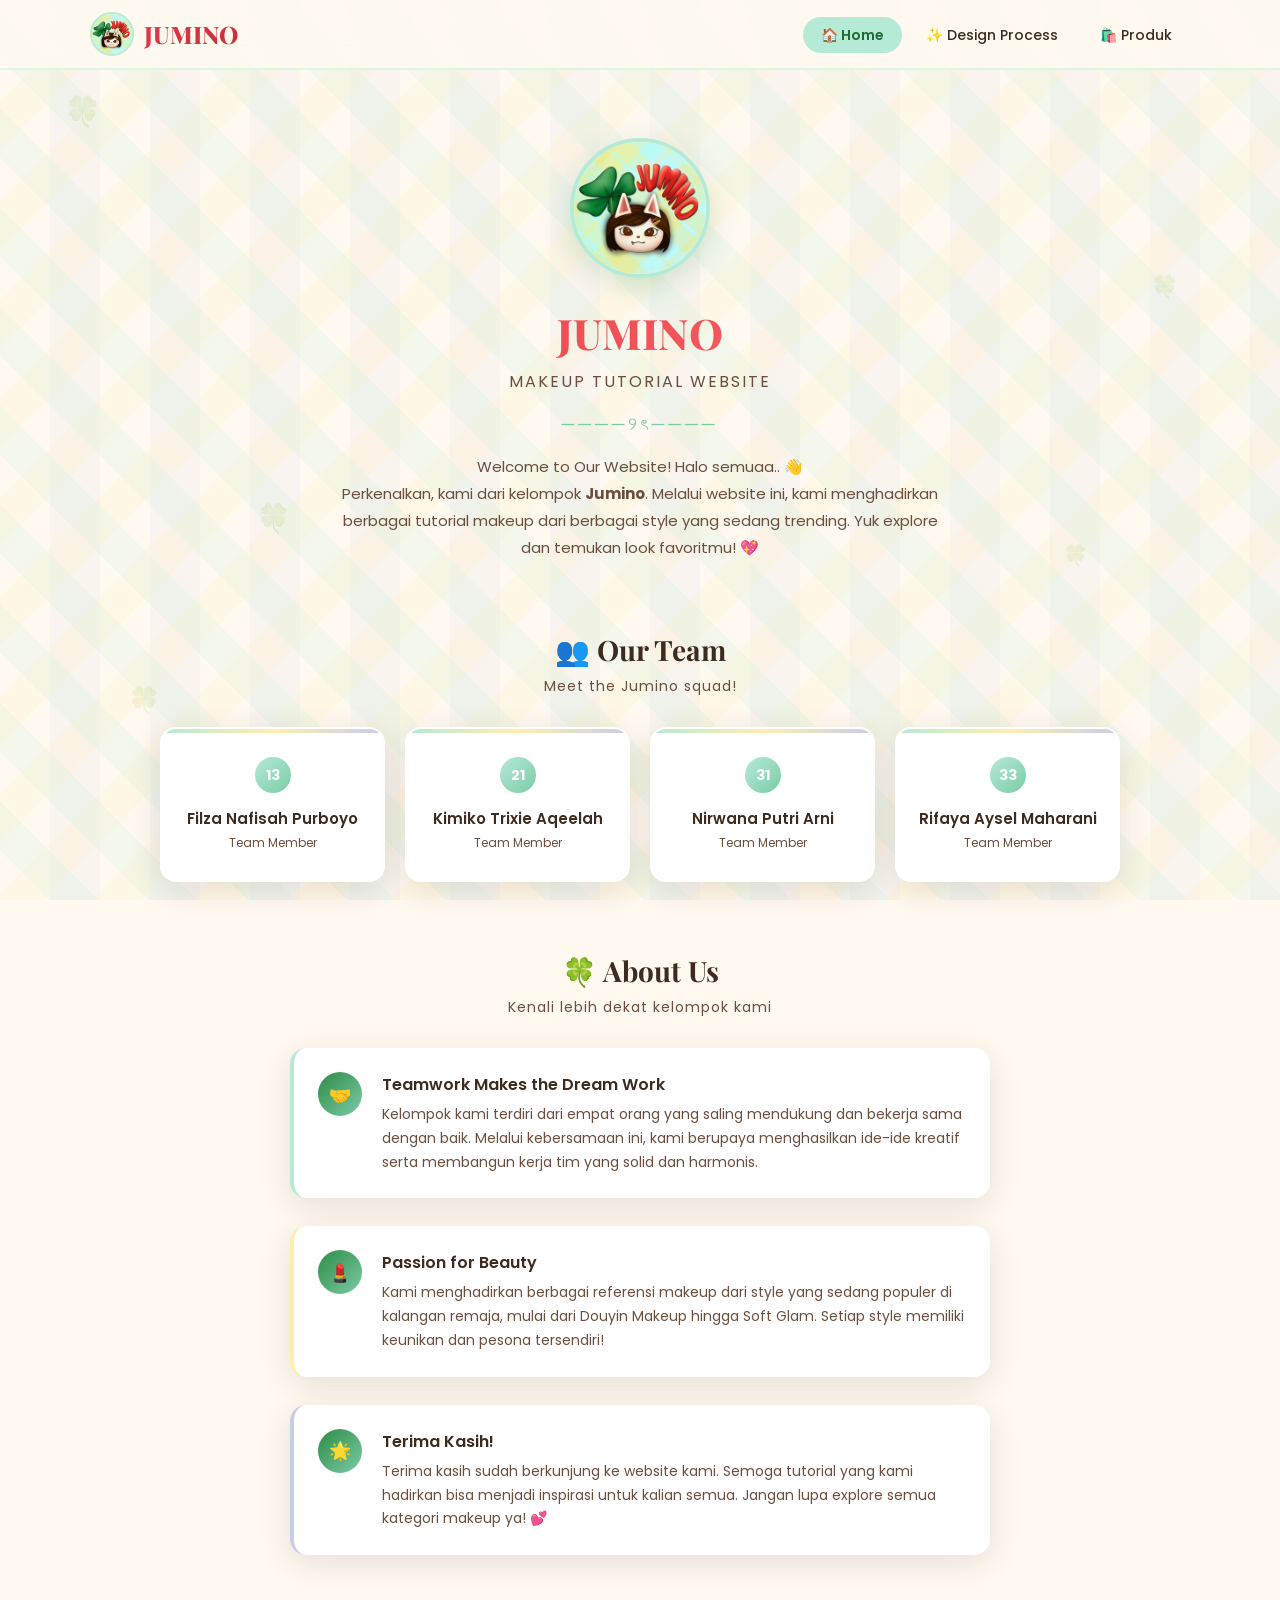
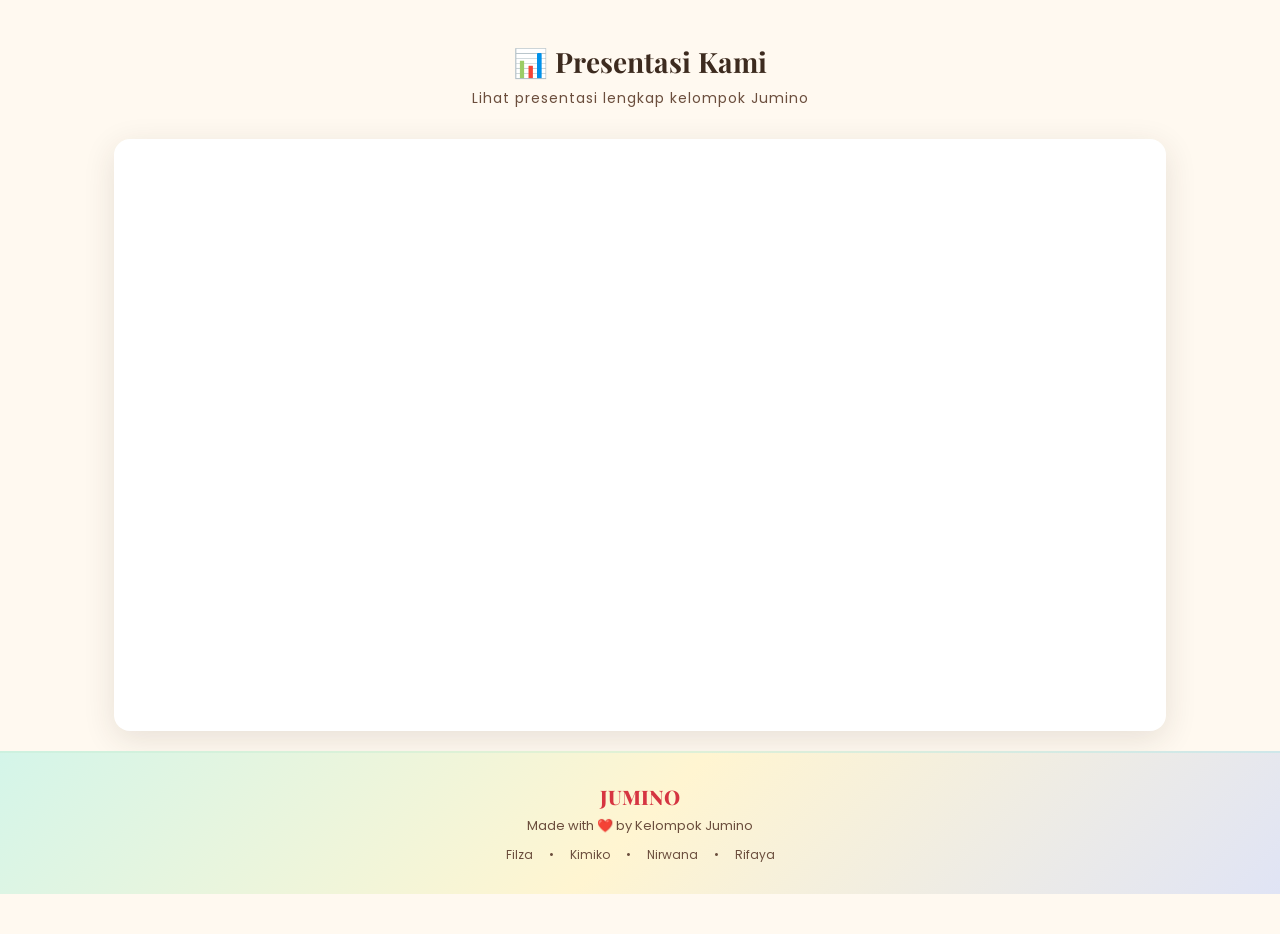
<file: index.html>
<!DOCTYPE html>
<html lang="id">
<head>
  <meta charset="UTF-8">
  <meta name="viewport" content="width=device-width, initial-scale=1.0">
  <title>Jumino - Makeup Tutorial</title>
  <meta name="description" content="Jumino - Website tutorial makeup dari kelompok Jumino. Temukan berbagai style makeup: Douyin, Korean, Baddie, Scandinavian, dan Soft Glam.">
  <link rel="stylesheet" href="style.css">
</head>
<body>

  <!-- Floating Clover Decorations -->
  <div class="floating-clover">🍀</div>
  <div class="floating-clover">🍀</div>
  <div class="floating-clover">🍀</div>
  <div class="floating-clover">🍀</div>
  <div class="floating-clover">🍀</div>

  <!-- ═══ NAVBAR ═══ -->
  <nav class="navbar" id="navbar">
    <div class="nav-content">
      <a href="#" class="nav-logo" onclick="navigateTo('page-home'); return false;">
        <img src="images/logo.jpg" alt="Jumino Logo">
        <span class="nav-logo-text">JUMINO</span>
      </a>

      <button class="hamburger" onclick="toggleMobileMenu()" aria-label="Toggle menu">
        <span></span>
        <span></span>
        <span></span>
      </button>

      <ul class="nav-links" id="navLinks">
        <li><a href="#" class="active" onclick="navigateTo('page-home'); return false;" id="nav-home">🏠 Home</a></li>
        <li><a href="#" onclick="navigateTo('page-design'); return false;" id="nav-design">✨ Design Process</a></li>
        <li><a href="#" onclick="navigateTo('page-tutorial'); return false;" id="nav-tutorial">🛍️ Produk</a></li>
      </ul>
    </div>
  </nav>

  <!-- ═══ PAGE: HOME ═══ -->
  <div class="page active" id="page-home">
    <div class="container">

      <!-- Hero -->
      <section class="hero">
        <img src="images/logo.jpg" alt="Jumino Logo" class="hero-logo">
        <h1>JUMINO</h1>
        <p class="subtitle">Makeup Tutorial Website</p>
        <p class="divider">────୨ৎ────</p>
        <p class="hero-description">
          Welcome to Our Website! Halo semuaa.. 👋<br>
          Perkenalkan, kami dari kelompok <strong>Jumino</strong>.
          Melalui website ini, kami menghadirkan berbagai tutorial makeup dari berbagai style yang sedang trending.
          Yuk explore dan temukan look favoritmu! 💖
        </p>
      </section>

      <!-- Team -->
      <section class="team-section">
        <h2 class="section-title">👥 Our Team</h2>
        <p class="section-subtitle">Meet the Jumino squad!</p>
        <div class="team-grid">
          <div class="team-card">
            <div class="number">13</div>
            <p class="name">Filza Nafisah Purboyo</p>
            <p class="role">Team Member</p>
          </div>
          <div class="team-card">
            <div class="number">21</div>
            <p class="name">Kimiko Trixie Aqeelah</p>
            <p class="role">Team Member</p>
          </div>
          <div class="team-card">
            <div class="number">31</div>
            <p class="name">Nirwana Putri Arni</p>
            <p class="role">Team Member</p>
          </div>
          <div class="team-card">
            <div class="number">33</div>
            <p class="name">Rifaya Aysel Maharani</p>
            <p class="role">Team Member</p>
          </div>
        </div>
      </section>

      <!-- About -->
      <section class="design-section">
        <h2 class="section-title">🍀 About Us</h2>
        <p class="section-subtitle">Kenali lebih dekat kelompok kami</p>
        <div class="design-steps">
          <div class="design-step">
            <div class="step-number">🤝</div>
            <div class="step-content">
              <h3>Teamwork Makes the Dream Work</h3>
              <p>Kelompok kami terdiri dari empat orang yang saling mendukung dan bekerja sama dengan baik. Melalui kebersamaan ini, kami berupaya menghasilkan ide-ide kreatif serta membangun kerja tim yang solid dan harmonis.</p>
            </div>
          </div>
          <div class="design-step">
            <div class="step-number">💄</div>
            <div class="step-content">
              <h3>Passion for Beauty</h3>
              <p>Kami menghadirkan berbagai referensi makeup dari style yang sedang populer di kalangan remaja, mulai dari Douyin Makeup hingga Soft Glam. Setiap style memiliki keunikan dan pesona tersendiri!</p>
            </div>
          </div>
          <div class="design-step">
            <div class="step-number">🌟</div>
            <div class="step-content">
              <h3>Terima Kasih!</h3>
              <p>Terima kasih sudah berkunjung ke website kami. Semoga tutorial yang kami hadirkan bisa menjadi inspirasi untuk kalian semua. Jangan lupa explore semua kategori makeup ya! 💕</p>
            </div>
          </div>
        </div>
      </section>

      <!-- Canva Embed -->
      <section class="embed-section">
        <h2 class="section-title">📊 Presentasi Kami</h2>
        <p class="section-subtitle">Lihat presentasi lengkap kelompok Jumino</p>
        <div class="embed-container">
          <iframe loading="lazy" src="https://www.canva.com/design/DAHGPM4jPoE/jiV3J7y0be9GyPsIYhi4JA/view?embed" allowfullscreen="allowfullscreen" allow="fullscreen"></iframe>
        </div>
      </section>

    </div>

    <footer class="footer">
      <p class="footer-brand">JUMINO</p>
      <p class="footer-text">Made with <span class="heart">❤️</span> by Kelompok Jumino</p>
      <div class="footer-members">
        <span>Filza</span>
        <span>•</span>
        <span>Kimiko</span>
        <span>•</span>
        <span>Nirwana</span>
        <span>•</span>
        <span>Rifaya</span>
      </div>
    </footer>
  </div>

  <!-- ═══ PAGE: TUTORIAL (PRODUCT) ═══ -->
  <div class="page" id="page-tutorial">
    <div class="container">

      <section class="hero" style="padding-bottom: 20px;">
        <h1>🛍️ Produk Kami</h1>
        <p class="subtitle">Tutorial makeup interaktif</p>
        <p class="divider">────୨ৎ────</p>
        <p class="hero-description">
          Di bawah ini tutorial versi Python (Trinket). Klik <strong>MASUK</strong>, lalu pilih look untuk melihat slideshow tutorial step-by-step. Pakai panah kiri/kanan atau klik tombol di layar untuk navigasi. ✨
        </p>
      </section>

      <!-- ═══ TRINKET PYTHON EMBED (slideshow versi Python) ═══ -->
      <section class="embed-section">
        <h2 class="section-title">🐍 Tutorial Versi Python (Trinket)</h2>
        <p class="section-subtitle">Klik MASUK lalu pilih look untuk lihat step-by-step</p>
        <div class="trinket-embed">
          <iframe src="https://trinket.io/embed/python/e3bd37481cfd?start=result" width="100%" height="680" frameborder="0" marginwidth="0" marginheight="0" allowfullscreen></iframe>
        </div>
      </section>

    </div>

    <footer class="footer">
      <p class="footer-brand">JUMINO</p>
      <p class="footer-text">Made with <span class="heart">❤️</span> by Kelompok Jumino</p>
    </footer>
  </div>

  <!-- ═══ PAGE: DESIGN PROCESS ═══ -->
  <div class="page" id="page-design">
    <div class="container">

      <section class="hero" style="padding-bottom: 20px;">
        <h1>✨ Design Process</h1>
        <p class="subtitle">Bagaimana kami membuat website ini</p>
        <p class="divider">────୨ৎ────</p>
      </section>

      <section class="design-section">
        <div class="design-steps">
          <div class="design-step">
            <div class="step-number">1</div>
            <div class="step-content">
              <h3>Riset & Inspirasi</h3>
              <p>Kami memulai dengan melakukan riset tentang berbagai style makeup yang sedang trending di kalangan remaja, mulai dari Douyin, Korean, Baddie, Scandinavian, hingga Soft Glam.</p>
            </div>
          </div>
          <div class="design-step">
            <div class="step-number">2</div>
            <div class="step-content">
              <h3>Pengumpulan Konten</h3>
              <p>Setelah menentukan kategori, kami mengumpulkan gambar-gambar tutorial makeup berkualitas tinggi untuk setiap style. Masing-masing kategori berisi 12 langkah tutorial.</p>
            </div>
          </div>
          <div class="design-step">
            <div class="step-number">3</div>
            <div class="step-content">
              <h3>Desain Logo & Branding</h3>
              <p>Logo "Jumino" dirancang dengan karakter cat girl yang lucu dan daun semanggi empat sebagai simbol keberuntungan. Warna pastel mint, kuning, dan biru menjadi identitas brand kami.</p>
            </div>
          </div>
          <div class="design-step">
            <div class="step-number">4</div>
            <div class="step-content">
              <h3>Pembuatan Website</h3>
              <p>Website dibuat menggunakan HTML, CSS, dan JavaScript. Desain responsif agar bisa diakses dari berbagai perangkat. Fitur slideshow memudahkan pengguna untuk melihat tutorial step-by-step.</p>
            </div>
          </div>
          <div class="design-step">
            <div class="step-number">5</div>
            <div class="step-content">
              <h3>Testing & Publikasi</h3>
              <p>Website diuji untuk memastikan semua fitur berjalan dengan baik, kemudian dipublikasikan melalui GitHub Pages agar mudah diakses oleh semua orang.</p>
            </div>
          </div>
        </div>
      </section>

      <!-- Canva Embed -->
      <section class="embed-section">
        <h2 class="section-title">📊 Presentasi Lengkap</h2>
        <p class="section-subtitle">Slide presentasi kelompok Jumino</p>
        <div class="embed-container">
          <iframe loading="lazy" src="https://www.canva.com/design/DAHLe4eW-vM/ivVZKqM7WJLH3UzVV_EKhg/view?embed" allowfullscreen="allowfullscreen" allow="fullscreen"></iframe>
        </div>
        <p class="section-subtitle" style="margin-top:12px;">
          <a href="https://www.canva.com/design/DAHLe4eW-vM/ivVZKqM7WJLH3UzVV_EKhg/view?utm_content=DAHLe4eW-vM&utm_campaign=designshare&utm_medium=embeds&utm_source=link" target="_blank" rel="noopener">EDP JUMINO</a> oleh NIRWANA PUTRI ARNI
        </p>
      </section>

    </div>

    <footer class="footer">
      <p class="footer-brand">JUMINO</p>
      <p class="footer-text">Made with <span class="heart">❤️</span> by Kelompok Jumino</p>
    </footer>
  </div>

  <!-- ═══ SLIDESHOW OVERLAY dihapus: tutorial sekarang pakai Trinket Python ═══ -->

  <script src="script.js"></script>
</body>
</html>
</file>
<file: style.css>
/* ═══════════════════════════════════════════
   JUMINO - Makeup Tutorial Website
   Color Palette from Logo:
   Mint Green, Soft Yellow, Light Blue,
   Clover Green accent, Red accent
   ═══════════════════════════════════════════ */

@import url('https://fonts.googleapis.com/css2?family=Poppins:wght@300;400;500;600;700;800&family=Playfair+Display:wght@700;800&display=swap');

/* ─── CSS Variables ─── */
:root {
  --mint: #B5EAD7;
  --mint-light: #D4F5E9;
  --mint-dark: #7BCBA6;
  --yellow: #FFEEAD;
  --yellow-light: #FFF5D1;
  --blue: #C7CEEA;
  --blue-light: #E0E4F5;
  --green: #2D8B46;
  --green-dark: #1E6B33;
  --red: #E63946;
  --red-dark: #C5303C;
  --cream: #FFF9F0;
  --brown: #3D2B1F;
  --brown-light: #6B4E3D;
  --white: #FFFFFF;
  --shadow: 0 8px 32px rgba(61, 43, 31, 0.12);
  --shadow-hover: 0 12px 40px rgba(61, 43, 31, 0.2);
  --radius: 16px;
  --radius-sm: 10px;
  --transition: all 0.35s cubic-bezier(0.4, 0, 0.2, 1);
}

/* ─── Reset & Base ─── */
*, *::before, *::after {
  margin: 0;
  padding: 0;
  box-sizing: border-box;
}

html {
  scroll-behavior: smooth;
}

body {
  font-family: 'Poppins', sans-serif;
  background: var(--cream);
  color: var(--brown);
  min-height: 100vh;
  overflow-x: hidden;
  position: relative;
}

/* ─── Plaid Background Pattern (matches logo) ─── */
body::before {
  content: '';
  position: fixed;
  top: 0; left: 0;
  width: 100%; height: 100%;
  background:
    repeating-linear-gradient(
      45deg,
      transparent,
      transparent 35px,
      rgba(181, 234, 215, 0.15) 35px,
      rgba(181, 234, 215, 0.15) 70px
    ),
    repeating-linear-gradient(
      -45deg,
      transparent,
      transparent 35px,
      rgba(255, 238, 173, 0.15) 35px,
      rgba(255, 238, 173, 0.15) 70px
    ),
    repeating-linear-gradient(
      90deg,
      transparent,
      transparent 50px,
      rgba(199, 206, 234, 0.1) 50px,
      rgba(199, 206, 234, 0.1) 100px
    );
  pointer-events: none;
  z-index: 0;
}

/* ─── Floating Decorative Elements ─── */
.floating-clover {
  position: fixed;
  font-size: 24px;
  opacity: 0.12;
  animation: floatClover 15s ease-in-out infinite;
  pointer-events: none;
  z-index: 0;
}

.floating-clover:nth-child(1) { top: 10%; left: 5%; animation-delay: 0s; font-size: 30px; }
.floating-clover:nth-child(2) { top: 30%; right: 8%; animation-delay: 3s; font-size: 22px; }
.floating-clover:nth-child(3) { bottom: 20%; left: 10%; animation-delay: 6s; font-size: 26px; }
.floating-clover:nth-child(4) { top: 60%; right: 15%; animation-delay: 9s; font-size: 20px; }
.floating-clover:nth-child(5) { bottom: 40%; left: 20%; animation-delay: 12s; font-size: 28px; }

@keyframes floatClover {
  0%, 100% { transform: translateY(0) rotate(0deg); }
  25% { transform: translateY(-20px) rotate(10deg); }
  50% { transform: translateY(-10px) rotate(-5deg); }
  75% { transform: translateY(-25px) rotate(8deg); }
}

/* ─── Navbar ─── */
.navbar {
  position: fixed;
  top: 0; left: 0; right: 0;
  z-index: 1000;
  background: rgba(255, 249, 240, 0.85);
  backdrop-filter: blur(20px);
  -webkit-backdrop-filter: blur(20px);
  border-bottom: 2px solid rgba(181, 234, 215, 0.4);
  padding: 0 24px;
  transition: var(--transition);
}

.navbar.scrolled {
  box-shadow: 0 4px 20px rgba(61, 43, 31, 0.1);
}

.nav-content {
  max-width: 1100px;
  margin: 0 auto;
  display: flex;
  align-items: center;
  justify-content: space-between;
  height: 68px;
}

.nav-logo {
  display: flex;
  align-items: center;
  gap: 10px;
  text-decoration: none;
  color: var(--brown);
}

.nav-logo img {
  width: 44px;
  height: 44px;
  border-radius: 50%;
  object-fit: cover;
  border: 2px solid var(--mint);
  transition: var(--transition);
}

.nav-logo:hover img {
  transform: scale(1.08) rotate(5deg);
  border-color: var(--green);
}

.nav-logo-text {
  font-family: 'Playfair Display', serif;
  font-size: 24px;
  font-weight: 800;
  background: linear-gradient(135deg, var(--red), var(--red-dark));
  -webkit-background-clip: text;
  -webkit-text-fill-color: transparent;
  background-clip: text;
}

.nav-links {
  display: flex;
  list-style: none;
  gap: 6px;
}

.nav-links a {
  text-decoration: none;
  color: var(--brown);
  font-size: 14px;
  font-weight: 500;
  padding: 8px 18px;
  border-radius: 50px;
  transition: var(--transition);
  position: relative;
}

.nav-links a:hover,
.nav-links a.active {
  background: var(--mint);
  color: var(--green-dark);
}

.nav-links a.active {
  font-weight: 600;
}

/* ─── Hamburger Menu ─── */
.hamburger {
  display: none;
  flex-direction: column;
  gap: 5px;
  cursor: pointer;
  padding: 8px;
  border: none;
  background: none;
  z-index: 1001;
}

.hamburger span {
  width: 24px;
  height: 2.5px;
  background: var(--brown);
  border-radius: 2px;
  transition: var(--transition);
}

/* ─── Page Container ─── */
.page {
  display: none;
  min-height: 100vh;
  padding-top: 88px;
  padding-bottom: 40px;
  position: relative;
  z-index: 1;
  animation: fadeInPage 0.5s ease-out;
}

.page.active {
  display: block;
}

@keyframes fadeInPage {
  from { opacity: 0; transform: translateY(15px); }
  to { opacity: 1; transform: translateY(0); }
}

.container {
  max-width: 1100px;
  margin: 0 auto;
  padding: 0 24px;
}

/* ─── Hero Section ─── */
.hero {
  text-align: center;
  padding: 50px 20px 40px;
}

.hero-logo {
  width: 140px;
  height: 140px;
  border-radius: 50%;
  object-fit: cover;
  border: 4px solid var(--mint);
  box-shadow: 0 8px 30px rgba(45, 139, 70, 0.2);
  margin-bottom: 20px;
  animation: logoFloat 4s ease-in-out infinite;
}

@keyframes logoFloat {
  0%, 100% { transform: translateY(0); }
  50% { transform: translateY(-10px); }
}

.hero h1 {
  font-family: 'Playfair Display', serif;
  font-size: 42px;
  font-weight: 800;
  background: linear-gradient(135deg, var(--red), #FF6B6B);
  -webkit-background-clip: text;
  -webkit-text-fill-color: transparent;
  background-clip: text;
  margin-bottom: 8px;
}

.hero .subtitle {
  font-size: 16px;
  color: var(--brown-light);
  font-weight: 400;
  margin-bottom: 12px;
  letter-spacing: 2px;
  text-transform: uppercase;
}

.hero .divider {
  font-size: 18px;
  color: var(--mint-dark);
  margin: 16px 0;
  letter-spacing: 4px;
}

.hero-description {
  max-width: 600px;
  margin: 0 auto;
  font-size: 15px;
  line-height: 1.8;
  color: var(--brown-light);
}

/* ─── Team Section ─── */
.team-section {
  padding: 30px 0 40px;
}

.section-title {
  text-align: center;
  font-family: 'Playfair Display', serif;
  font-size: 28px;
  font-weight: 700;
  color: var(--brown);
  margin-bottom: 8px;
}

.section-subtitle {
  text-align: center;
  font-size: 14px;
  color: var(--brown-light);
  margin-bottom: 30px;
  letter-spacing: 1px;
}

.team-grid {
  display: grid;
  grid-template-columns: repeat(auto-fit, minmax(220px, 1fr));
  gap: 20px;
  max-width: 960px;
  margin: 0 auto;
}

.team-card {
  background: var(--white);
  border-radius: var(--radius);
  padding: 28px 20px;
  text-align: center;
  box-shadow: var(--shadow);
  border: 2px solid transparent;
  transition: var(--transition);
  position: relative;
  overflow: hidden;
}

.team-card::before {
  content: '';
  position: absolute;
  top: 0; left: 0; right: 0;
  height: 4px;
  background: linear-gradient(90deg, var(--mint), var(--yellow), var(--blue));
}

.team-card:hover {
  transform: translateY(-6px);
  box-shadow: var(--shadow-hover);
  border-color: var(--mint);
}

.team-card .number {
  display: inline-flex;
  align-items: center;
  justify-content: center;
  width: 36px;
  height: 36px;
  border-radius: 50%;
  background: linear-gradient(135deg, var(--mint), var(--mint-dark));
  color: var(--white);
  font-weight: 700;
  font-size: 14px;
  margin-bottom: 14px;
}

.team-card .name {
  font-size: 15px;
  font-weight: 600;
  color: var(--brown);
  margin-bottom: 4px;
}

.team-card .role {
  font-size: 12px;
  color: var(--brown-light);
}

/* ─── Canva Embed ─── */
.embed-section {
  padding: 30px 0 20px;
}

.embed-container {
  position: relative;
  width: 100%;
  padding-top: 56.25%;
  border-radius: var(--radius);
  overflow: hidden;
  box-shadow: var(--shadow);
  background: var(--white);
}

.embed-container iframe {
  position: absolute;
  top: 0; left: 0;
  width: 100%; height: 100%;
  border: none;
}

/* ─── Trinket (Python) Embed ─── */
.trinket-embed {
  width: 100%;
  max-width: 1000px;
  margin: 0 auto;
  border-radius: var(--radius);
  overflow: hidden;
  box-shadow: var(--shadow);
  background: var(--white);
}

.trinket-embed iframe {
  display: block;
  width: 100%;
  height: 680px;
  border: none;
}

@media (max-width: 600px) {
  .trinket-embed iframe { height: 480px; }
}

/* ─── Tutorial Categories (Product/Tutorial Page) ─── */
.categories-section {
  padding: 30px 0;
}

.categories-grid {
  display: grid;
  grid-template-columns: repeat(auto-fit, minmax(200px, 1fr));
  gap: 20px;
  max-width: 1060px;
  margin: 0 auto;
}

.category-card {
  background: var(--white);
  border-radius: var(--radius);
  overflow: hidden;
  cursor: pointer;
  box-shadow: var(--shadow);
  transition: var(--transition);
  position: relative;
  border: 2px solid transparent;
}

.category-card:hover {
  transform: translateY(-8px) scale(1.02);
  box-shadow: var(--shadow-hover);
  border-color: var(--green);
}

.category-card-image {
  width: 100%;
  height: 180px;
  object-fit: cover;
  transition: var(--transition);
}

.category-card:hover .category-card-image {
  transform: scale(1.05);
}

.category-card-image-wrapper {
  overflow: hidden;
  height: 180px;
}

.category-card-body {
  padding: 16px;
}

.category-card-title {
  font-family: 'Playfair Display', serif;
  font-size: 18px;
  font-weight: 700;
  color: var(--brown);
  margin-bottom: 4px;
}

.category-card-count {
  font-size: 12px;
  color: var(--brown-light);
  display: flex;
  align-items: center;
  gap: 4px;
}

.category-badge {
  display: inline-block;
  padding: 3px 10px;
  border-radius: 50px;
  font-size: 11px;
  font-weight: 600;
  color: var(--white);
  margin-top: 8px;
}

.badge-douyin { background: linear-gradient(135deg, #25F4EE, #FE2C55); }
.badge-korean { background: linear-gradient(135deg, #FF9A9E, #FECFEF); color: var(--brown); }
.badge-baddie { background: linear-gradient(135deg, #2C2C2C, #555); }
.badge-scandinavian { background: linear-gradient(135deg, #A8D8B9, #6BBF8A); }
.badge-softglam { background: linear-gradient(135deg, #F5CBA7, #E8A87C); color: var(--brown); }

/* ─── Slideshow Modal ─── */
.slideshow-overlay {
  display: none;
  position: fixed;
  top: 0; left: 0;
  width: 100%; height: 100%;
  background: rgba(0, 0, 0, 0.88);
  backdrop-filter: blur(10px);
  z-index: 2000;
  animation: fadeIn 0.3s ease-out;
}

.slideshow-overlay.active {
  display: flex;
  align-items: center;
  justify-content: center;
  flex-direction: column;
}

@keyframes fadeIn {
  from { opacity: 0; }
  to { opacity: 1; }
}

.slideshow-header {
  position: absolute;
  top: 0; left: 0; right: 0;
  display: flex;
  align-items: center;
  justify-content: space-between;
  padding: 16px 24px;
  z-index: 2001;
}

.slideshow-title {
  font-family: 'Playfair Display', serif;
  font-size: 22px;
  font-weight: 700;
  color: var(--white);
}

.slideshow-close {
  width: 40px;
  height: 40px;
  border: none;
  background: rgba(255,255,255,0.15);
  color: var(--white);
  font-size: 22px;
  border-radius: 50%;
  cursor: pointer;
  transition: var(--transition);
  display: flex;
  align-items: center;
  justify-content: center;
}

.slideshow-close:hover {
  background: var(--red);
  transform: rotate(90deg);
}

.slideshow-container {
  position: relative;
  width: 90%;
  max-width: 700px;
  display: flex;
  align-items: center;
  justify-content: center;
}

.slideshow-image-wrapper {
  width: 100%;
  display: flex;
  align-items: center;
  justify-content: center;
}

.slideshow-image {
  max-width: 100%;
  max-height: 70vh;
  object-fit: contain;
  border-radius: var(--radius);
  box-shadow: 0 0 60px rgba(0,0,0,0.5);
  transition: var(--transition);
  animation: slideIn 0.4s ease-out;
}

@keyframes slideIn {
  from { opacity: 0; transform: scale(0.92); }
  to { opacity: 1; transform: scale(1); }
}

.slideshow-btn {
  position: absolute;
  top: 50%;
  transform: translateY(-50%);
  width: 48px;
  height: 48px;
  border: none;
  background: rgba(255,255,255,0.18);
  color: var(--white);
  font-size: 22px;
  border-radius: 50%;
  cursor: pointer;
  transition: var(--transition);
  display: flex;
  align-items: center;
  justify-content: center;
  z-index: 10;
}

.slideshow-btn:hover {
  background: var(--green);
  transform: translateY(-50%) scale(1.1);
}

.slideshow-btn.prev { left: -60px; }
.slideshow-btn.next { right: -60px; }

.slideshow-counter {
  text-align: center;
  color: rgba(255,255,255,0.7);
  font-size: 14px;
  margin-top: 16px;
  font-weight: 500;
}

.slideshow-dots {
  display: flex;
  gap: 8px;
  justify-content: center;
  margin-top: 12px;
  flex-wrap: wrap;
  max-width: 300px;
}

.slideshow-dot {
  width: 8px;
  height: 8px;
  border-radius: 50%;
  background: rgba(255,255,255,0.3);
  border: none;
  cursor: pointer;
  transition: var(--transition);
  padding: 0;
}

.slideshow-dot.active {
  background: var(--mint);
  transform: scale(1.3);
}

/* ─── Design Process Page ─── */
.design-section {
  padding: 30px 0;
}

.design-steps {
  max-width: 700px;
  margin: 0 auto;
}

.design-step {
  display: flex;
  gap: 20px;
  margin-bottom: 28px;
  padding: 24px;
  background: var(--white);
  border-radius: var(--radius);
  box-shadow: var(--shadow);
  transition: var(--transition);
  border-left: 4px solid var(--mint);
}

.design-step:hover {
  transform: translateX(6px);
  border-left-color: var(--green);
}

.design-step:nth-child(2n) {
  border-left-color: var(--yellow);
}
.design-step:nth-child(2n):hover {
  border-left-color: var(--red);
}
.design-step:nth-child(3n) {
  border-left-color: var(--blue);
}
.design-step:nth-child(3n):hover {
  border-left-color: var(--green);
}

.step-number {
  flex-shrink: 0;
  width: 44px;
  height: 44px;
  border-radius: 50%;
  background: linear-gradient(135deg, var(--green), var(--mint-dark));
  color: var(--white);
  display: flex;
  align-items: center;
  justify-content: center;
  font-weight: 700;
  font-size: 18px;
}

.step-content h3 {
  font-size: 16px;
  font-weight: 600;
  margin-bottom: 6px;
  color: var(--brown);
}

.step-content p {
  font-size: 14px;
  color: var(--brown-light);
  line-height: 1.7;
}

/* ─── Footer ─── */
.footer {
  text-align: center;
  padding: 30px 20px;
  background: linear-gradient(135deg, var(--mint-light), var(--yellow-light), var(--blue-light));
  border-top: 2px solid rgba(181, 234, 215, 0.4);
  position: relative;
  z-index: 1;
}

.footer-brand {
  font-family: 'Playfair Display', serif;
  font-size: 20px;
  font-weight: 800;
  background: linear-gradient(135deg, var(--red), var(--red-dark));
  -webkit-background-clip: text;
  -webkit-text-fill-color: transparent;
  background-clip: text;
  margin-bottom: 6px;
}

.footer-text {
  font-size: 13px;
  color: var(--brown-light);
}

.footer-text .heart {
  color: var(--red);
  -webkit-text-fill-color: var(--red);
  animation: heartBeat 1.5s ease-in-out infinite;
  display: inline-block;
}

@keyframes heartBeat {
  0%, 100% { transform: scale(1); }
  50% { transform: scale(1.2); }
}

.footer-members {
  display: flex;
  justify-content: center;
  gap: 16px;
  flex-wrap: wrap;
  margin-top: 10px;
  font-size: 12px;
  color: var(--brown-light);
}

/* ─── Scrollbar ─── */
::-webkit-scrollbar {
  width: 8px;
}
::-webkit-scrollbar-track {
  background: var(--cream);
}
::-webkit-scrollbar-thumb {
  background: var(--mint-dark);
  border-radius: 4px;
}
::-webkit-scrollbar-thumb:hover {
  background: var(--green);
}

/* ─── Responsive ─── */
@media (max-width: 768px) {
  .nav-links {
    display: none;
    position: fixed;
    top: 68px; left: 0; right: 0;
    background: rgba(255, 249, 240, 0.97);
    backdrop-filter: blur(20px);
    flex-direction: column;
    padding: 16px;
    gap: 4px;
    border-bottom: 2px solid var(--mint);
    box-shadow: 0 8px 20px rgba(0,0,0,0.1);
  }

  .nav-links.open {
    display: flex;
  }

  .hamburger {
    display: flex;
  }

  .hamburger.active span:nth-child(1) {
    transform: rotate(45deg) translate(5px, 5px);
  }
  .hamburger.active span:nth-child(2) {
    opacity: 0;
  }
  .hamburger.active span:nth-child(3) {
    transform: rotate(-45deg) translate(5px, -5px);
  }

  .hero h1 { font-size: 30px; }
  .hero-logo { width: 100px; height: 100px; }
  .team-grid { grid-template-columns: 1fr 1fr; gap: 12px; }
  .categories-grid { grid-template-columns: 1fr 1fr; gap: 14px; }
  .slideshow-btn.prev { left: 5px; }
  .slideshow-btn.next { right: 5px; }
  .slideshow-container { width: 95%; }
  .section-title { font-size: 24px; }
}

@media (max-width: 480px) {
  .team-grid { grid-template-columns: 1fr; }
  .categories-grid { grid-template-columns: 1fr; }
  .hero h1 { font-size: 26px; }
  .nav-content { height: 60px; }
}
</file>
